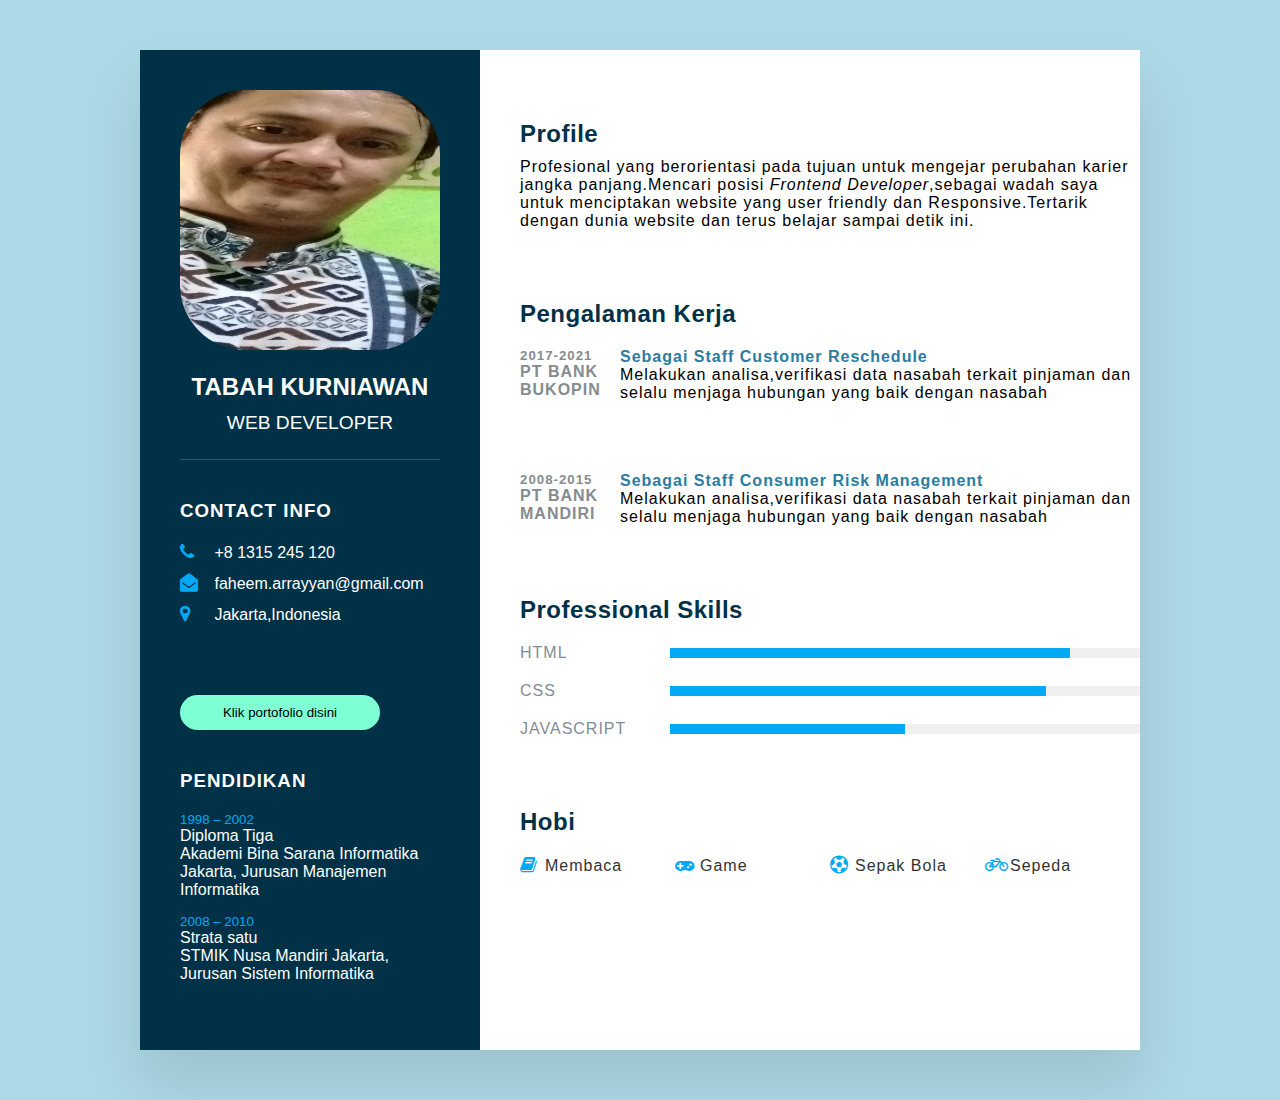
<file: index.html>
<!DOCTYPE html>
<html lang="en">
<head>
    <meta charset="UTF-8">
    <meta http-equiv="X-UA-Compatible" content="IE=edge">
    <meta name="viewport" content="width=device-width, initial-scale=1.0">
    <title>Responsive CV</title>
    <link rel="stylesheet" href="https://cdnjs.cloudflare.com/ajax/libs/font-awesome/4.7.0/css/font-awesome.css" integrity="sha512-5A8nwdMOWrSz20fDsjczgUidUBR8liPYU+WymTZP1lmY9G6Oc7HlZv156XqnsgNUzTyMefFTcsFH/tnJE/+xBg==" crossorigin="anonymous" referrerpolicy="no-referrer" />
    <link rel="stylesheet" href="style.css">
</head>
<body>
    <div class="container">
        <div class="left_side">
            <div class="profiletext">
                <div class="imgbox">
            <img src="asset/foto saya2.jpg" height="300" width="300"  alt="tabah">
               </div> 
            <h2>Tabah Kurniawan<br><span>Web Developer</span></h2>    
            </div>
        
            <div class="contactinfo">
    
                <h3 class="tittle">Contact Info</h3>
                <ul>
                    <li>
                        <span class="icon"><i class="fa fa-phone" aria-hidden="true"></i></span>
                        <span class="text">+8 1315 245 120</span>
                    </li> 

                    <li>
                        <span class="icon"><i class="fa fa-envelope-open" aria-hidden="true"></i></span>
                        <span class="text">faheem.arrayyan@gmail.com</span>
                    </li>

                    <li>
                        <span class="icon"><i class="fa fa-map-marker" aria-hidden="true"></i></span>
                        <span class="text">Jakarta,Indonesia</span>
                    </li>
                </ul>


                <div class="banner button" >
                   
                
                    
                <a href="https://faheemghatan.github.io/portofolio1"><button>Klik portofolio disini</button></a>
                </div>
                

                <div class="contactinfo education">
                    <h3 class="tittle">Pendidikan</h3>
                  <ul>
                    <li>
                      <h5>1998 – 2002</h5>
                      <h4>Diploma Tiga</h4>
                      <h4>Akademi Bina Sarana Informatika Jakarta, Jurusan Manajemen Informatika</h4>
                      </li>
                      <ul>
                    <h5>2008 – 2010</h5>
                    <h4>Strata satu</h4>
                    <h4>STMIK Nusa Mandiri Jakarta, Jurusan Sistem Informatika</h4>
                        </li>
                  </ul>  
                  </div>
                  </div>

                  

            </div>
            <div class="right_side">
                <div class="about">
        
            <h2 class="tittle2">Profile</h2>
            <p> Profesional yang berorientasi pada tujuan untuk mengejar perubahan karier jangka panjang.Mencari posisi <i>Frontend Developer</i>,sebagai wadah saya untuk menciptakan website yang user friendly dan Responsive.Tertarik dengan dunia website dan terus belajar sampai detik ini.
            </p>
            </div>

            <div class="about">
                <h2 class="tittle2">Pengalaman Kerja</h2>
                <div class="box">
                    <div class="year_company">
                        <h5>2017-2021</h5>
                        <h4>PT Bank Bukopin</h4> 
                    </div>
                    <div class="text">
                        <h4>Sebagai staff customer reschedule  </h4>
                        <p>Melakukan analisa,verifikasi data nasabah terkait pinjaman dan selalu menjaga hubungan yang baik dengan nasabah  </p>
                    </div>
                    </div>
                    </div>

                    <div class="about">
                        <div class="box">
                         <div class="year_company">
                        <h5>2008-2015</h5>
                        <h4>PT Bank Mandiri</h4> 
                        </div>    
                        <div class="text">
                            <h4>Sebagai staff consumer risk Management</h4>
                            <p>Melakukan analisa,verifikasi data nasabah terkait pinjaman dan selalu menjaga hubungan yang baik dengan nasabah </p>
                            </div>
                            </div>
                            </div>
            
        <div class="about skills">
            <h2 class="tittle2">Professional Skills</h2>
            <div class="box">
                <h4>HTML</h4>
                <div class="percent">
                <div style="width:85%;"></div>
                </div>
            </div>
            <div class="box">
                <h4>css</h4>
                <div class="percent">
                    <div style="width:80%;"></div>

                    </div>
                    </div>
                    <div class="box">
                        <h4>Javascript</h4>
                        <div class="percent">
                            <div style="width:50%;"></div>
                            </div>
                            </div>
                        </div>
        
                <div class="about hobi">
                    <h2 class="tittle2">Hobi</h2>
                    <ul>
                        <li><i class="fa fa-book" aria-hidden="true"></i>Membaca</li>
                        <li><i class="fa fa-gamepad" aria-hidden="true"></i>Game</li>
                        <li><i class="fa fa-futbol-o" aria-hidden="true"></i>Sepak Bola</li>
                        <li><i class="fa fa-bicycle" aria-hidden="true"></i>Sepeda</li>
                    </ul>
                    </div>
                </div>
            </div>
                    
                   


        



            
    
                
    

                
            
            
                
                    
            
        

    
</body>
</html>
</file>
<file: style.css>
* {
    margin: 0px;
    padding: 0px;
    box-sizing: border-box;
    font-family: 'poppins',sans-serif;
}
body {
    background: lightblue;
    display: flex;
    justify-content: center;
    align-items: center;
    min-height: 100vh;
}
.container {
    position: relative;
    width: 100%;
    margin: 50px;
    max-width: 1000px;
    min-height: 1000px;
    background:#fff;
    display: grid;
    grid-template-columns: 1fr 2fr;
    box-shadow: 0px 35px 55px rgb(0, 0, 0, 0.1 );
}
.container .left_side {
    position: relative;
    background:#003147;
    padding: 40px;
}

.profiletext {
    position: relative;
    display: flex;
    flex-direction: column;
    align-items: center;
    padding-bottom: 20px;
    border-bottom: 1px solid rgba(255, 255, 255, 0.2);
}
.imgbox {
    position: relative;
    height: 260px;
    width: 260px;
    border-radius: 25%;
    overflow: hidden;
}
.profiletext.imgbox  {
    position: absolute;
    top: 0px;
    left: 0px;
    width: 100%;
    height: 100%;
    object-fit: cover;
}
.profiletext h2 {
     color: #fff;
     font-size: 1.5em;
     margin-top: 20px;
     text-transform: uppercase;
     text-align: center;
     font-weight: 600;
     line-height: 1.4em;
}
.profiletext h2 span {
font-size: 0.8em;
font-weight: 300;
}
.contactinfo {
    padding-top: 40px;
}
.tittle {
    color: #fff;
    text-transform: uppercase;
    font-weight: 600;
    letter-spacing: 1px;
    margin-bottom: 20px;
}
.contactinfo ul {
    position: relative;
}
 

.contactinfo ul li {
    position: relative;
    list-style: none;
    margin: 10px 0px;
    cursor: pointer;
}
.contactinfo ul li .icon {
   display: inline-block;
    color: #03a9f4;
    width: 30px;
    font-size: 18px  ;
}
.contactinfo ul li span {
    color: #fff;
    font-weight: 300;
}
 .contactinfo.education li {
    margin-bottom: 15px;
 }
 .contactinfo.education h5 {
    color: #03a9f4;
    font-weight: 300;
    margin-top: 5px ;
 }
 .contactinfo.education h4:nth-child(2) {
    color: #fff;
    font-weight: 500;
 }
 .contactinfo.education h4 {
    color: #fff;
    font-weight: 300;
 }
 .contactinfo .language .percent {
   position: relative;
   width: 100%;
   height: 6px;
   background: #f00;

 }
 

/*hover*/
.banner button {
   margin-top: 60px;
   padding: 10px;
   width: 200px;
   border-radius: 50px;
   border: none;
   background-color: aquamarine;
   cursor: pointer;

}

.banner button:hover {
   background-color:#03a9f4;
   border: 1px solid #fff;
   color: #fff;
}
 .container.right_side {
    position: relative;
    background: #fff;
    padding: 40px;
 }
 .about {
    margin-bottom: 20px;
    margin-top: 70px;
    margin-left: 40px;
    letter-spacing: 1px;
 }
 .about .box {
    display: flex;
    flex-direction: row;
    margin: 20px 0;
 }
 .about .box .year_company {
    min-width: 100px;
 }
 .about .box .year_company {
    text-transform: uppercase;
    color: #848c90;
    font-weight: 800;
 }
 .about .box .text h4 {
    text-transform: capitalize;
    color: #2a7da2;
 }

  
 .tittle2  {
    color: #003147;
    letter-spacing: 0.5px;
    margin-bottom: 10px;
 }

 
 .aboutskills {
   margin-bottom: 20px;
   margin-top: 20px;
   margin-left: 50px;
   letter-spacing: 1px;
}
 .skills .box {
   position: relative;
   width: 100%;
   display: grid;
   grid-template-columns: 150px 1fr;
   justify-content: center;
   align-items: center;
 }
 .skills .box h4 {
   text-transform: uppercase;
   color: #848c99;
   font-weight: 500;
 }
 .skills .box .percent {
   position: relative;
   width: 100%;
   height: 10px;
   background: #f0f0f0;
 }
 .skills .box .percent div {
   position: absolute;
   top: 0;
   left: 0;
   height: 100%;
   background: #03a9f4;  
 }
 .hobi ul {
    display: grid;
    grid-template-columns:repeat(4,1fr);
 }
 .hobi ul li {
    list-style: none;
    color: #333;
    font-weight: 500;
    margin: 10px 0;
 }
 .hobi ul li .fa {
    color:#03a9f4;
    font-size: 18px;
    width: 25px;
 }
 @media (max-width:1000px) {
    .container
 {
    margin: 10px;
    grid-template-columns: repeat(1,1fr);
 }

.hobi ul {
grid-template-columns: repeat(2,1fr);
}
}

@media (max-width:600px) {
 .about .box {
    flex-direction: column;
 }   
 .about .box .year_company {
    margin-bottom: 5px;
 }
 .hobi ul {
      grid-template-columns: repeat(1,1fr);
 }
 .skills .box {
   grid-template-columns: repeat(1.1fr);
 }
}
</file>
